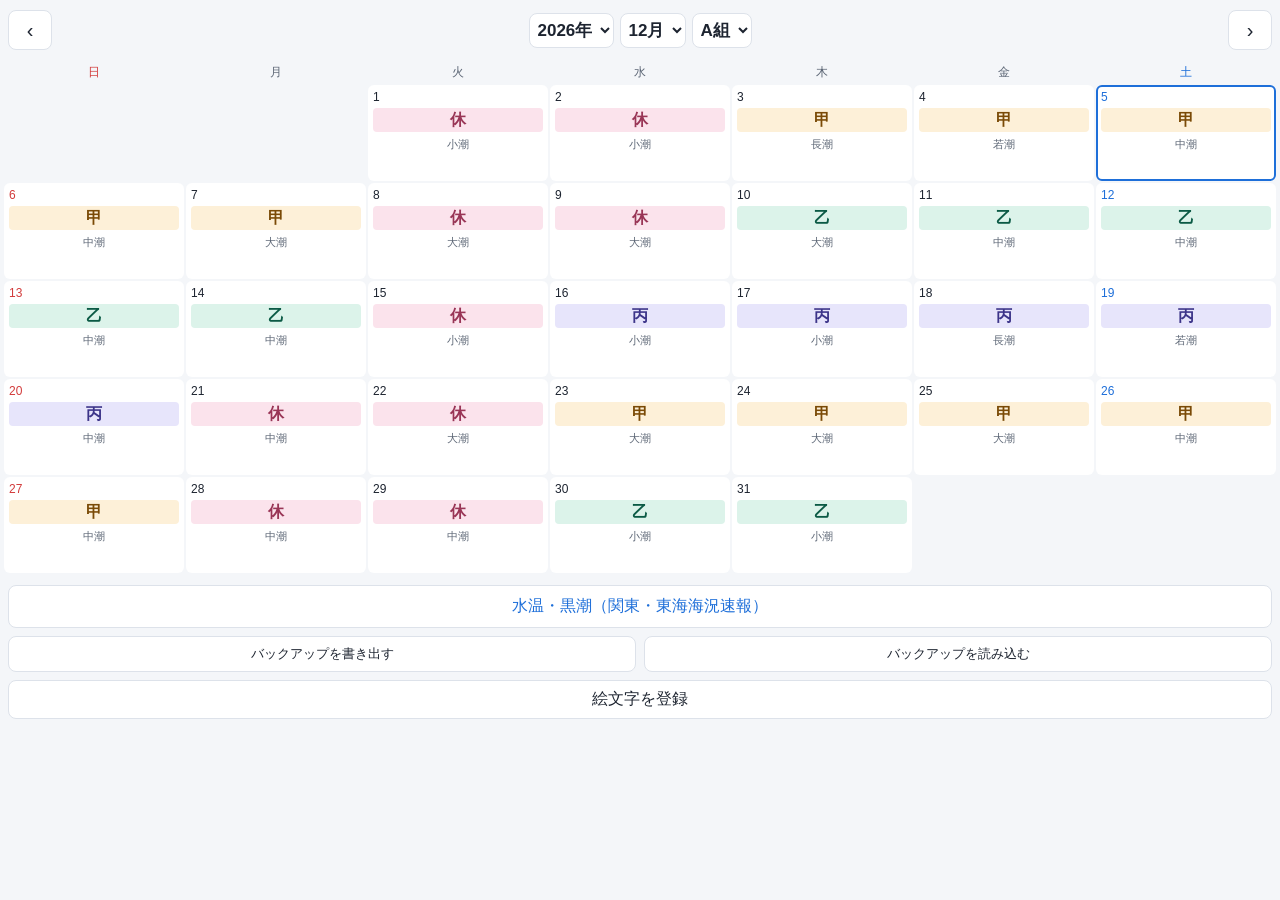
<file: index.html>
<!doctype html>
<html lang="ja">
<head>
<meta charset="utf-8">
<meta name="viewport" content="width=device-width, initial-scale=1, viewport-fit=cover">
<meta name="theme-color" content="#0E7C86">
<title>勤務潮🎣</title>
<meta name="apple-mobile-web-app-capable" content="yes">
<meta name="apple-mobile-web-app-title" content="勤務潮🎣">
<link rel="manifest" href="manifest.webmanifest">
<link rel="apple-touch-icon" sizes="180x180" href="icons/apple-touch-icon.png">
<link rel="stylesheet" href="styles.css">
</head>
<body>
<main id="app"></main>
<script type="module" src="src/app.js"></script>
</body>
</html>
</file>
<file: styles.css>
:root {
  --bg: #f4f6f9; --card: #fff; --text: #1d2430; --sub: #5c6675; --line: #dde2ea;
  --accent: #1e6fd9; --sun: #d23b3b; --sat: #1e6fd9;
  --ko-bg: #fdf0d8; --ko-fg: #7a4a06; --otsu-bg: #dcf3ea; --otsu-fg: #0b5a45;
  --hei-bg: #e7e5fb; --hei-fg: #3c3489; --kyu-bg: #fbe3ec; --kyu-fg: #993556;
  --amber: #b86e00; --amber-bg: #fff1d6; --red: #c62828; --red-bg: #fde4e4; --yellow: #c99700;
}
@media (prefers-color-scheme: dark) {
  :root {
    --bg: #12161c; --card: #1c222b; --text: #e8ecf2; --sub: #a0aab8; --line: #2e3642;
    --accent: #6aa8ff; --sun: #ff7b7b; --sat: #7fb3ff;
    --ko-bg: #4a3209; --ko-fg: #fcd9a0; --otsu-bg: #0e4537; --otsu-fg: #a6ead2;
    --hei-bg: #2f2a6b; --hei-fg: #d3cff8; --kyu-bg: #5a2238; --kyu-fg: #f7c2d5;
    --amber: #ffb84d; --amber-bg: #4a3209; --red: #ff8a80; --red-bg: #5a1d1d; --yellow: #ffd60a;
  }
}
* { box-sizing: border-box; }
html, body { margin: 0; background: var(--bg); color: var(--text);
  font-family: -apple-system, "Hiragino Sans", "Yu Gothic UI", sans-serif; }
body { padding: env(safe-area-inset-top) 0 env(safe-area-inset-bottom); }
button { font: inherit; color: inherit; background: var(--card); border: 1px solid var(--line);
  border-radius: 8px; padding: 8px 12px; cursor: pointer; }
button.primary { background: var(--accent); color: #fff; border-color: var(--accent); }
a { color: var(--accent); }

.bar { display: flex; align-items: center; justify-content: space-between; gap: 8px; padding: 10px 8px; }
.pick { display: flex; gap: 6px; justify-content: center; }
.pick select { font: inherit; font-size: 17px; font-weight: 600; color: var(--text); background: var(--card);
  border: 1px solid var(--line); border-radius: 8px; padding: 6px 4px; }
.nav:disabled { opacity: .3; cursor: default; }
.nav { width: 44px; height: 40px; padding: 0; font-size: 20px; }

.grid { display: grid; grid-template-columns: repeat(7, minmax(0, 1fr)); gap: 2px; padding: 0 4px; }
.wd { text-align: center; font-size: 12px; color: var(--sub); padding: 4px 0; }
.wd.sun { color: var(--sun); } .wd.sat { color: var(--sat); }
.cell { background: var(--card); border-radius: 6px; min-height: 96px; padding: 3px; display: flex;
  flex-direction: column; justify-content: space-between; border: 2px solid transparent; cursor: pointer; }
.cell.empty { background: transparent; cursor: default; }
.cell.today { border-color: var(--accent); }
.cell .top { display: flex; justify-content: space-between; align-items: baseline; }
.cell .d { font-size: 12px; }
.cell.sun .d { color: var(--sun); } .cell.sat .d { color: var(--sat); }
.cell .marks { font-size: 11px; color: var(--accent); font-weight: 600; letter-spacing: -1px; }
.cell .tide { font-size: 11px; color: var(--sub); text-align: center; }
.cell .emo { font-size: 16px; line-height: 1.2; min-height: 20px; text-align: center; letter-spacing: -1px; white-space: nowrap; overflow: hidden; }

.chip { display: inline-block; text-align: center; font-weight: 700; border-radius: 4px; }
.cell .chip { font-size: 16px; line-height: 1.5; width: 100%; }
.s-甲 { background: var(--ko-bg); color: var(--ko-fg); }
.s-乙 { background: var(--otsu-bg); color: var(--otsu-fg); }
.s-丙 { background: var(--hei-bg); color: var(--hei-fg); }
.s-休 { background: var(--kyu-bg); color: var(--kyu-fg); }

.links { padding: 12px 8px; display: flex; flex-direction: column; gap: 8px; }
.links .row { display: flex; gap: 8px; }
.links .row > * { flex: 1; font-size: 13px; }
.linkbtn { display: block; text-align: center; padding: 10px; border-radius: 8px; background: var(--card);
  border: 1px solid var(--line); text-decoration: none; }

.day { padding: 0 12px 24px; }
.day h2 { font-size: 20px; margin: 4px 0; display: flex; align-items: center; gap: 8px; flex-wrap: wrap; }
.day h2 .chip { font-size: 16px; padding: 2px 10px; }
.day h2 .marks { font-size: 15px; color: var(--accent); }
.day .meta { color: var(--sub); font-size: 14px; }
.day section { background: var(--card); border-radius: 10px; padding: 10px 12px; margin-top: 10px; }
.day h3 { font-size: 15px; margin: 0 0 6px; }
.tabs { display: flex; gap: 4px; margin-top: 10px; }
.tabs button { flex: 1; padding: 8px 0; font-size: 14px; }
.tabs button[aria-selected="true"] { background: var(--accent); color: #fff; border-color: var(--accent); }
.tide-svg { width: 100%; height: 90px; display: block; }
.tide-times { display: flex; gap: 12px; flex-wrap: wrap; font-size: 13px; color: var(--sub); }
.fetched { font-size: 12px; color: var(--sub); display: flex; justify-content: space-between; align-items: center; gap: 8px; }
.fetched button { padding: 4px 10px; font-size: 12px; }
.wx { width: 100%; border-collapse: collapse; font-size: 13px; }
.wx th { font-weight: 400; color: var(--sub); font-size: 11px; text-align: left; padding: 2px; }
.wx td { padding: 5px 2px; border-top: 1px solid var(--line); white-space: nowrap; }
.wx .wind { font-size: 15px; font-weight: 700; }
.wx .arrow { display: inline-block; width: 14px; text-align: center; }
.lv1 { color: var(--amber); background: var(--amber-bg); border-radius: 4px; }
.lv2 { color: var(--red); background: var(--red-bg); border-radius: 4px; }
.msg { color: var(--sub); font-size: 13px; margin: 4px 0; }
.warn { color: var(--red); font-size: 13px; margin: 4px 0; }
.events { list-style: none; padding: 0; margin: 0; }
.events li { display: flex; gap: 8px; padding: 8px 0; border-top: 1px solid var(--line); cursor: pointer; }
.events li:first-child { border-top: 0; }
.events .k { font-weight: 700; color: var(--accent); min-width: 1.5em; }
.events .t { color: var(--sub); min-width: 3em; }
.add { width: 100%; margin-top: 8px; }

.form { display: flex; flex-direction: column; gap: 10px; }
.kinds { display: grid; grid-template-columns: repeat(4, 1fr); gap: 6px; }
.kinds button { font-size: 18px; font-weight: 700; padding: 12px 0; }
.kinds button[aria-pressed="true"] { background: var(--accent); color: #fff; border-color: var(--accent); }
.form label { display: flex; flex-direction: column; gap: 4px; font-size: 13px; color: var(--sub); }
.form input { font: inherit; font-size: 16px; padding: 8px; border-radius: 8px; border: 1px solid var(--line);
  background: var(--bg); color: var(--text); }
.form .actions { display: flex; gap: 8px; }
.form .actions button { flex: 1; }
.form .err { color: var(--red); font-size: 13px; min-height: 1em; margin: 0; }
.mk-y { color: var(--yellow); }
.hscroll { overflow-x: auto; }
.chip.nenkyu { color: var(--red); }
.cell .chip.nenkyu { font-size: 13px; line-height: 24px; }
.leave { width: 100%; margin-top: 8px; }
.bar h1 { font-size: 18px; margin: 0; font-weight: 600; }
.nav-space { width: 44px; }
.count { font-size: 12px; color: var(--sub); font-weight: 400; margin-left: 6px; }
.pal { display: flex; flex-wrap: wrap; gap: 8px; }
.pal button { font-size: 26px; width: 52px; height: 52px; padding: 0; position: relative; }
.pal button[aria-pressed="true"] { border: 2px solid var(--accent); background: rgba(30, 111, 217, .2); }
.pal .del { position: absolute; top: -6px; right: -6px; width: 20px; height: 20px; border-radius: 50%;
  background: var(--red); color: #fff; font-size: 13px; line-height: 20px; }
.addrow { display: flex; gap: 8px; margin-top: 10px; }
.addrow input { flex: 1; min-width: 0; font: inherit; font-size: 22px; padding: 6px 10px; border-radius: 8px;
  border: 1px solid var(--line); background: var(--bg); color: var(--text); }
.addrow button { white-space: nowrap; }
.day .err { color: var(--red); font-size: 13px; min-height: 1em; margin: 4px 0 0; }
.quick { display: grid; grid-template-columns: repeat(4, 1fr); gap: 6px; margin-top: 10px; }
.quick button { font-size: 17px; font-weight: 700; padding: 10px 0; }
.quick button[aria-pressed="true"] { color: var(--yellow); border-color: var(--yellow); }
.day h2 .hol { font-size: 13px; font-weight: 600; color: var(--sun); }
</file>
